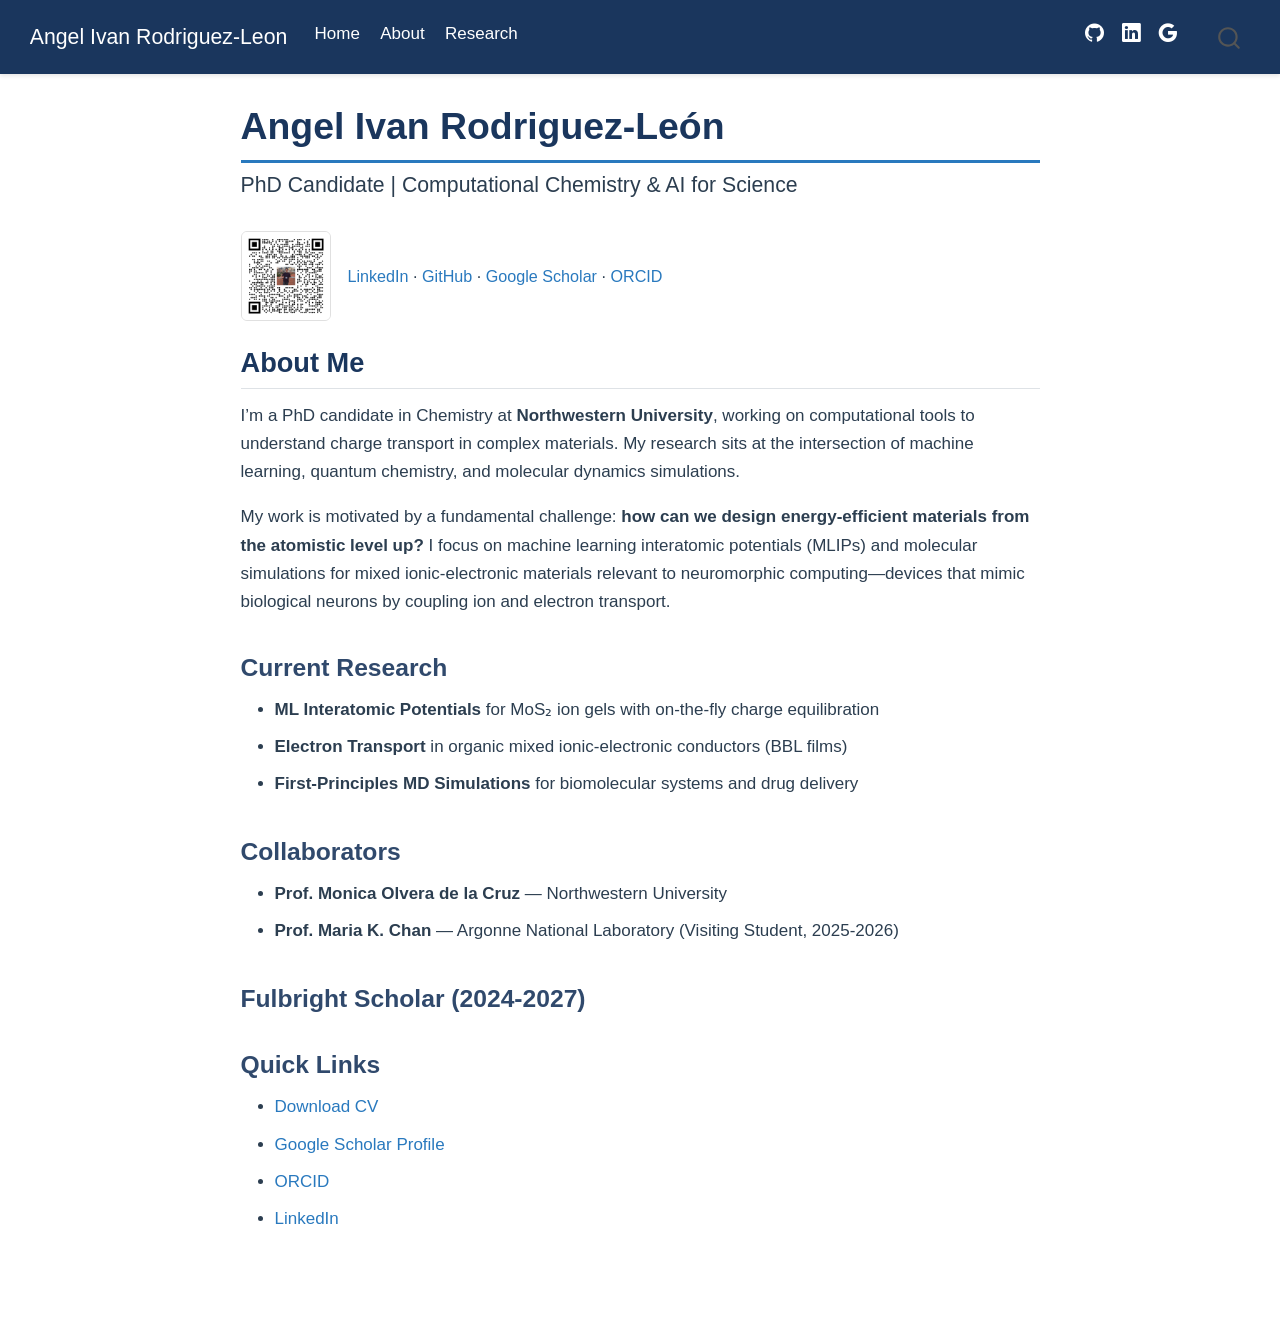
<file: docs/index.html>
<!DOCTYPE html>
<html xmlns="http://www.w3.org/1999/xhtml" lang="en" xml:lang="en"><head>

<meta charset="utf-8">
<meta name="generator" content="quarto-1.10.18">

<meta name="viewport" content="width=device-width, initial-scale=1.0, user-scalable=yes">


<title>Angel Ivan Rodriguez-León – Angel Ivan Rodriguez-Leon</title>
<style>
/* Default styles provided by pandoc.
** See https://pandoc.org/MANUAL.html#variables-for-html for config info.
*/
span.smallcaps{font-variant: small-caps;}
div.columns{display: flex; gap: 1.5em;}
div.column{flex: auto;}
@media screen {
div.columns{gap: min(4vw, 1.5em);}
div.column{overflow-x: auto;}
}
div.hanging-indent{margin-left: 1.5em; text-indent: -1.5em;}
ul.task-list{list-style: none;}
ul.task-list li input[type="checkbox"] {
  width: 0.8em;
  margin: 0 0.8em 0.2em -1em; /* quarto-specific, see https://github.com/quarto-dev/quarto-cli/issues/4556 */ 
  vertical-align: middle;
}
</style>


<script src="site_libs/quarto-nav/quarto-nav.js"></script>
<script src="site_libs/quarto-nav/headroom.min.js"></script>
<script src="site_libs/clipboard/clipboard.min.js"></script>
<script src="site_libs/quarto-search/autocomplete.umd.js"></script>
<script src="site_libs/quarto-search/fuse.min.js"></script>
<script src="site_libs/quarto-search/quarto-search.js"></script>
<meta name="quarto:offset" content="./">
<script src="site_libs/quarto-html/quarto.js" type="module"></script>
<script src="site_libs/quarto-html/tabsets/tabsets.js" type="module"></script>
<script src="site_libs/quarto-html/popper.min.js"></script>
<script src="site_libs/quarto-html/tippy.umd.min.js"></script>
<script src="site_libs/quarto-html/anchor.min.js"></script>
<link href="site_libs/quarto-html/tippy.css" rel="stylesheet">
<link href="site_libs/quarto-html/quarto-syntax-highlighting-64a204ab8560d761af7679ceaba22944.css" rel="stylesheet" id="quarto-text-highlighting-styles">
<script src="site_libs/bootstrap/bootstrap.min.js"></script>
<link href="site_libs/bootstrap/bootstrap-icons.css" rel="stylesheet">
<link href="site_libs/bootstrap/bootstrap-445b8638c3d06994fee0907d791121c4.min.css" rel="stylesheet" append-hash="true" id="quarto-bootstrap" data-mode="light">
<script id="quarto-search-options" type="application/json">{
  "location": "navbar",
  "copy-button": false,
  "collapse-after": 3,
  "panel-placement": "end",
  "type": "overlay",
  "limit": 50,
  "keyboard-shortcut": [
    "f",
    "/",
    "s"
  ],
  "show-item-context": false,
  "language": {
    "search-no-results-text": "No results",
    "search-matching-documents-text": "matching documents",
    "search-copy-link-title": "Copy link to search",
    "search-hide-matches-text": "Hide additional matches",
    "search-more-match-text": "more match in this document",
    "search-more-matches-text": "more matches in this document",
    "search-clear-button-title": "Clear",
    "search-text-placeholder": "",
    "search-detached-cancel-button-title": "Cancel",
    "search-submit-button-title": "Submit",
    "search-label": "Search"
  }
}</script>


<link rel="stylesheet" href="assets/style.css">
</head>

<body class="nav-fixed fullcontent quarto-light">

<div id="quarto-search-results"></div>
  <header id="quarto-header" class="headroom fixed-top">
    <nav class="navbar navbar-expand-lg " data-bs-theme="dark">
      <div class="navbar-container container-fluid">
      <div class="navbar-brand-container mx-auto">
    <a class="navbar-brand" href="./index.html">
    <span class="navbar-title">Angel Ivan Rodriguez-Leon</span>
    </a>
  </div>
            <div id="quarto-search" class="" title="Search"></div>
          <button class="navbar-toggler" type="button" data-bs-toggle="collapse" data-bs-target="#navbarCollapse" aria-controls="navbarCollapse" role="menu" aria-expanded="false" aria-label="Toggle navigation" onclick="if (window.quartoToggleHeadroom) { window.quartoToggleHeadroom(); }">
  <span class="navbar-toggler-icon"></span>
</button>
          <div class="collapse navbar-collapse" id="navbarCollapse">
            <ul class="navbar-nav navbar-nav-scroll me-auto">
  <li class="nav-item">
    <a class="nav-link active" href="./index.html" aria-current="page"> 
<span class="menu-text">Home</span></a>
  </li>  
  <li class="nav-item">
    <a class="nav-link" href="./about.html"> 
<span class="menu-text">About</span></a>
  </li>  
  <li class="nav-item">
    <a class="nav-link" href="./projects.html"> 
<span class="menu-text">Research</span></a>
  </li>  
</ul>
            <ul class="navbar-nav navbar-nav-scroll ms-auto">
  <li class="nav-item compact">
    <a class="nav-link" href="https://github.com/AIvanLeon"> <i class="bi bi-github" role="img">
</i> 
<span class="menu-text"></span></a>
  </li>  
  <li class="nav-item compact">
    <a class="nav-link" href="https://www.linkedin.com/in/i-leon"> <i class="bi bi-linkedin" role="img">
</i> 
<span class="menu-text"></span></a>
  </li>  
  <li class="nav-item compact">
    <a class="nav-link" href="https://scholar.google.com/citations?user=CCLgP_0AAAAJ&amp;hl=en"> <i class="bi bi-google" role="img">
</i> 
<span class="menu-text"></span></a>
  </li>  
  <li class="nav-item compact">
    <a class="nav-link" href="https://orcid.org/0009-0001-0630-9370"> <i class="bi bi-orcid" role="img">
</i> 
<span class="menu-text"></span></a>
  </li>  
</ul>
          </div> <!-- /navcollapse -->
            <div class="quarto-navbar-tools">
</div>
      </div> <!-- /container-fluid -->
    </nav>
</header>
<!-- content -->
<div id="quarto-content" class="quarto-container page-columns page-rows-contents page-layout-article page-navbar">
<!-- sidebar -->
<!-- margin-sidebar -->
    
<!-- main -->
<main class="content" id="quarto-document-content">

<header id="title-block-header" class="quarto-title-block default">
<div class="quarto-title">
<h1 class="title">Angel Ivan Rodriguez-León</h1>
<p class="subtitle lead">PhD Candidate | Computational Chemistry &amp; AI for Science</p>
</div>



<div class="quarto-title-meta">

    
  
    
  </div>
  


</header>


<div class="id-card">
<p><img src="assets/photos/gravatar-qr.png" class="id-qr img-fluid" alt="QR code to Gravatar profile"></p>
<p><a href="https://www.linkedin.com/in/i-leon">LinkedIn</a> · <a href="https://github.com/AIvanLeon">GitHub</a> · <a href="https://scholar.google.com/citations?user=CCLgP_0AAAAJ&amp;hl=en">Google Scholar</a> · <a href="https://orcid.org/0009-0001-0630-9370">ORCID</a></p>
</div>
<section id="about-me" class="level2">
<h2 class="anchored" data-anchor-id="about-me">About Me</h2>
<p>I’m a PhD candidate in Chemistry at <strong>Northwestern University</strong>, working on computational tools to understand charge transport in complex materials. My research sits at the intersection of machine learning, quantum chemistry, and molecular dynamics simulations.</p>
<p>My work is motivated by a fundamental challenge: <strong>how can we design energy-efficient materials from the atomistic level up?</strong> I focus on machine learning interatomic potentials (MLIPs) and molecular simulations for mixed ionic-electronic materials relevant to neuromorphic computing—devices that mimic biological neurons by coupling ion and electron transport.</p>
<section id="current-research" class="level3">
<h3 class="anchored" data-anchor-id="current-research">Current Research</h3>
<ul>
<li><strong>ML Interatomic Potentials</strong> for MoS₂ ion gels with on-the-fly charge equilibration</li>
<li><strong>Electron Transport</strong> in organic mixed ionic-electronic conductors (BBL films)</li>
<li><strong>First-Principles MD Simulations</strong> for biomolecular systems and drug delivery</li>
</ul>
</section>
<section id="collaborators" class="level3">
<h3 class="anchored" data-anchor-id="collaborators">Collaborators</h3>
<ul>
<li><strong>Prof.&nbsp;Monica Olvera de la Cruz</strong> — Northwestern University</li>
<li><strong>Prof.&nbsp;Maria K. Chan</strong> — Argonne National Laboratory (Visiting Student, 2025-2026)</li>
</ul>
</section>
<section id="fulbright-scholar-2024-2027" class="level3">
<h3 class="anchored" data-anchor-id="fulbright-scholar-2024-2027">Fulbright Scholar (2024-2027)</h3>
</section>
<section id="quick-links" class="level3">
<h3 class="anchored" data-anchor-id="quick-links">Quick Links</h3>
<ul>
<li><a href="assets/Resume_AIRL.pdf">Download CV</a></li>
<li><a href="https://scholar.google.com/citations?user=CCLgP_0AAAAJ&amp;hl=en">Google Scholar Profile</a></li>
<li><a href="https://orcid.org/0009-0001-0630-9370">ORCID</a></li>
<li><a href="https://www.linkedin.com/in/i-leon">LinkedIn</a></li>
</ul>


</section>
</section>

</main> <!-- /main -->
<script id="quarto-html-after-body" type="application/javascript">
  window.document.addEventListener("DOMContentLoaded", function (event) {
    const icon = "";
    const anchorJS = new window.AnchorJS();
    anchorJS.options = {
      placement: 'right',
      icon: icon
    };
    anchorJS.add('.anchored');
    const isCodeAnnotation = (el) => {
      for (const clz of el.classList) {
        if (clz.startsWith('code-annotation-')) {                     
          return true;
        }
      }
      return false;
    }
    const onCopySuccess = function(e) {
      // button target
      const button = e.trigger;
      // don't keep focus
      button.blur();
      // flash "checked"
      button.classList.add('code-copy-button-checked');
      var currentTitle = button.getAttribute("title");
      button.setAttribute("title", "Copied!");
      let tooltip;
      if (window.bootstrap) {
        button.setAttribute("data-bs-toggle", "tooltip");
        button.setAttribute("data-bs-placement", "left");
        button.setAttribute("data-bs-title", "Copied!");
        tooltip = new bootstrap.Tooltip(button, 
          { trigger: "manual", 
            customClass: "code-copy-button-tooltip",
            offset: [0, -8]});
        tooltip.show();    
      }
      setTimeout(function() {
        if (tooltip) {
          tooltip.hide();
          button.removeAttribute("data-bs-title");
          button.removeAttribute("data-bs-toggle");
          button.removeAttribute("data-bs-placement");
        }
        button.setAttribute("title", currentTitle);
        button.classList.remove('code-copy-button-checked');
      }, 1000);
      // clear code selection
      e.clearSelection();
    }
    const getTextToCopy = function(trigger) {
      const outerScaffold = trigger.parentElement.cloneNode(true);
      const codeEl = outerScaffold.querySelector('code');
      for (const childEl of codeEl.children) {
        if (isCodeAnnotation(childEl)) {
          childEl.remove();
        }
      }
      return codeEl.innerText;
    }
    const clipboard = new window.ClipboardJS('.code-copy-button:not([data-in-quarto-modal])', {
      text: getTextToCopy
    });
    clipboard.on('success', onCopySuccess);
    if (window.document.getElementById('quarto-embedded-source-code-modal')) {
      const clipboardModal = new window.ClipboardJS('.code-copy-button[data-in-quarto-modal]', {
        text: getTextToCopy,
        container: window.document.getElementById('quarto-embedded-source-code-modal')
      });
      clipboardModal.on('success', onCopySuccess);
    }
      var localhostRegex = new RegExp(/^(?:http|https):\/\/localhost\:?[0-9]*\//);
      var mailtoRegex = new RegExp(/^mailto:/);
        var filterRegex = new RegExp('/' + window.location.host + '/');
      var isInternal = (href) => {
          return filterRegex.test(href) || localhostRegex.test(href) || mailtoRegex.test(href);
      }
      // Inspect non-navigation links and adorn them if external
     var links = window.document.querySelectorAll('a[href]:not(.nav-link):not(.navbar-brand):not(.toc-action):not(.sidebar-link):not(.sidebar-item-toggle):not(.pagination-link):not(.no-external):not([aria-hidden]):not(.dropdown-item):not(.quarto-navigation-tool):not(.about-link)');
      for (var i=0; i<links.length; i++) {
        const link = links[i];
        if (!isInternal(link.href)) {
          // undo the damage that might have been done by quarto-nav.js in the case of
          // links that we want to consider external
          if (link.dataset.originalHref !== undefined) {
            link.href = link.dataset.originalHref;
          }
        }
      }
    function tippyHover(el, contentFn, onTriggerFn, onUntriggerFn) {
      const config = {
        allowHTML: true,
        maxWidth: 500,
        delay: 100,
        arrow: false,
        appendTo: function(el) {
            return el.parentElement;
        },
        interactive: true,
        interactiveBorder: 10,
        theme: 'quarto',
        placement: 'bottom-start',
      };
      if (contentFn) {
        config.content = contentFn;
      }
      if (onTriggerFn) {
        config.onTrigger = onTriggerFn;
      }
      if (onUntriggerFn) {
        config.onUntrigger = onUntriggerFn;
      }
      window.tippy(el, config); 
    }
    const noterefs = window.document.querySelectorAll('a[role="doc-noteref"]');
    for (var i=0; i<noterefs.length; i++) {
      const ref = noterefs[i];
      tippyHover(ref, function() {
        // use id or data attribute instead here
        let href = ref.getAttribute('data-footnote-href') || ref.getAttribute('href');
        try { href = new URL(href).hash; } catch {}
        const id = href.replace(/^#\/?/, "");
        const note = window.document.getElementById(id);
        if (note) {
          return note.innerHTML;
        } else {
          return "";
        }
      });
    }
    const xrefs = window.document.querySelectorAll('a.quarto-xref');
    const processXRef = (id, note) => {
      // Strip column container classes
      const stripColumnClz = (el) => {
        el.classList.remove("page-full", "page-columns");
        if (el.children) {
          for (const child of el.children) {
            stripColumnClz(child);
          }
        }
      }
      stripColumnClz(note)
      if (id === null || id.startsWith('sec-')) {
        // Special case sections, only their first couple elements
        const container = document.createElement("div");
        if (note.children && note.children.length > 2) {
          container.appendChild(note.children[0].cloneNode(true));
          for (let i = 1; i < note.children.length; i++) {
            const child = note.children[i];
            if (child.tagName === "P" && child.innerText === "") {
              continue;
            } else {
              container.appendChild(child.cloneNode(true));
              break;
            }
          }
          if (window.Quarto?.typesetMath) {
            window.Quarto.typesetMath(container);
          }
          return container.innerHTML
        } else {
          if (window.Quarto?.typesetMath) {
            window.Quarto.typesetMath(note);
          }
          return note.innerHTML;
        }
      } else {
        // Remove any anchor links if they are present
        const anchorLink = note.querySelector('a.anchorjs-link');
        if (anchorLink) {
          anchorLink.remove();
        }
        if (window.Quarto?.typesetMath) {
          window.Quarto.typesetMath(note);
        }
        if (note.classList.contains("callout")) {
          return note.outerHTML;
        } else {
          return note.innerHTML;
        }
      }
    }
    for (var i=0; i<xrefs.length; i++) {
      const xref = xrefs[i];
      tippyHover(xref, undefined, function(instance) {
        instance.disable();
        let url = xref.getAttribute('href');
        let hash = undefined; 
        if (url.startsWith('#')) {
          hash = url;
        } else {
          try { hash = new URL(url).hash; } catch {}
        }
        if (hash) {
          const id = hash.replace(/^#\/?/, "");
          const note = window.document.getElementById(id);
          if (note !== null) {
            try {
              const html = processXRef(id, note.cloneNode(true));
              instance.setContent(html);
            } finally {
              instance.enable();
              instance.show();
            }
          } else {
            // See if we can fetch this
            fetch(url.split('#')[0])
            .then(res => res.text())
            .then(html => {
              const parser = new DOMParser();
              const htmlDoc = parser.parseFromString(html, "text/html");
              const note = htmlDoc.getElementById(id);
              if (note !== null) {
                const html = processXRef(id, note);
                instance.setContent(html);
              } 
            }).finally(() => {
              instance.enable();
              instance.show();
            });
          }
        } else {
          // See if we can fetch a full url (with no hash to target)
          // This is a special case and we should probably do some content thinning / targeting
          fetch(url)
          .then(res => res.text())
          .then(html => {
            const parser = new DOMParser();
            const htmlDoc = parser.parseFromString(html, "text/html");
            const note = htmlDoc.querySelector('main.content');
            if (note !== null) {
              // This should only happen for chapter cross references
              // (since there is no id in the URL)
              // remove the first header
              if (note.children.length > 0 && note.children[0].tagName === "HEADER") {
                note.children[0].remove();
              }
              const html = processXRef(null, note);
              instance.setContent(html);
            } 
          }).finally(() => {
            instance.enable();
            instance.show();
          });
        }
      }, function(instance) {
      });
    }
        let selectedAnnoteEl;
        const selectorForAnnotation = ( cell, annotation) => {
          let cellAttr = 'data-code-cell="' + cell + '"';
          let lineAttr = 'data-code-annotation="' +  annotation + '"';
          const selector = 'span[' + cellAttr + '][' + lineAttr + ']';
          return selector;
        }
        const selectCodeLines = (annoteEl) => {
          const doc = window.document;
          const targetCell = annoteEl.getAttribute("data-target-cell");
          const targetAnnotation = annoteEl.getAttribute("data-target-annotation");
          const annoteSpan = window.document.querySelector(selectorForAnnotation(targetCell, targetAnnotation));
          const lines = annoteSpan.getAttribute("data-code-lines").split(",");
          const lineIds = lines.map((line) => {
            return targetCell + "-" + line;
          })
          let top = null;
          let height = null;
          let parent = null;
          if (lineIds.length > 0) {
              //compute the position of the single el (top and bottom and make a div)
              const el = window.document.getElementById(lineIds[0]);
              top = el.offsetTop;
              height = el.offsetHeight;
              parent = el.parentElement.parentElement;
            if (lineIds.length > 1) {
              const lastEl = window.document.getElementById(lineIds[lineIds.length - 1]);
              const bottom = lastEl.offsetTop + lastEl.offsetHeight;
              height = bottom - top;
            }
            if (top !== null && height !== null && parent !== null) {
              // cook up a div (if necessary) and position it 
              let div = window.document.getElementById("code-annotation-line-highlight");
              if (div === null) {
                div = window.document.createElement("div");
                div.setAttribute("id", "code-annotation-line-highlight");
                div.style.position = 'absolute';
                parent.appendChild(div);
              }
              div.style.top = top - 2 + "px";
              div.style.height = height + 4 + "px";
              div.style.left = 0;
              let gutterDiv = window.document.getElementById("code-annotation-line-highlight-gutter");
              if (gutterDiv === null) {
                gutterDiv = window.document.createElement("div");
                gutterDiv.setAttribute("id", "code-annotation-line-highlight-gutter");
                gutterDiv.style.position = 'absolute';
                const codeCell = window.document.getElementById(targetCell);
                const gutter = codeCell.querySelector('.code-annotation-gutter');
                gutter.appendChild(gutterDiv);
              }
              gutterDiv.style.top = top - 2 + "px";
              gutterDiv.style.height = height + 4 + "px";
            }
            selectedAnnoteEl = annoteEl;
          }
        };
        const unselectCodeLines = () => {
          const elementsIds = ["code-annotation-line-highlight", "code-annotation-line-highlight-gutter"];
          elementsIds.forEach((elId) => {
            const div = window.document.getElementById(elId);
            if (div) {
              div.remove();
            }
          });
          selectedAnnoteEl = undefined;
        };
          // Handle positioning of the toggle
      window.addEventListener(
        "resize",
        throttle(() => {
          elRect = undefined;
          if (selectedAnnoteEl) {
            selectCodeLines(selectedAnnoteEl);
          }
        }, 10)
      );
      function throttle(fn, ms) {
      let throttle = false;
      let timer;
        return (...args) => {
          if(!throttle) { // first call gets through
              fn.apply(this, args);
              throttle = true;
          } else { // all the others get throttled
              if(timer) clearTimeout(timer); // cancel #2
              timer = setTimeout(() => {
                fn.apply(this, args);
                timer = throttle = false;
              }, ms);
          }
        };
      }
        // Attach click handler to the DT
        const annoteDls = window.document.querySelectorAll('dt[data-target-cell]');
        for (const annoteDlNode of annoteDls) {
          annoteDlNode.addEventListener('click', (event) => {
            const clickedEl = event.target;
            if (clickedEl !== selectedAnnoteEl) {
              unselectCodeLines();
              const activeEl = window.document.querySelector('dt[data-target-cell].code-annotation-active');
              if (activeEl) {
                activeEl.classList.remove('code-annotation-active');
              }
              selectCodeLines(clickedEl);
              clickedEl.classList.add('code-annotation-active');
            } else {
              // Unselect the line
              unselectCodeLines();
              clickedEl.classList.remove('code-annotation-active');
            }
          });
        }
    const findCites = (el) => {
      const parentEl = el.parentElement;
      if (parentEl) {
        const cites = parentEl.dataset.cites;
        if (cites) {
          return {
            el,
            cites: cites.split(' ')
          };
        } else {
          return findCites(el.parentElement)
        }
      } else {
        return undefined;
      }
    };
    var bibliorefs = window.document.querySelectorAll('a[role="doc-biblioref"]');
    for (var i=0; i<bibliorefs.length; i++) {
      const ref = bibliorefs[i];
      const citeInfo = findCites(ref);
      if (citeInfo) {
        tippyHover(citeInfo.el, function() {
          var popup = window.document.createElement('div');
          citeInfo.cites.forEach(function(cite) {
            var citeDiv = window.document.createElement('div');
            citeDiv.classList.add('hanging-indent');
            citeDiv.classList.add('csl-entry');
            var biblioDiv = window.document.getElementById('ref-' + cite);
            if (biblioDiv) {
              citeDiv.innerHTML = biblioDiv.innerHTML;
            }
            popup.appendChild(citeDiv);
          });
          return popup.innerHTML;
        });
      }
    }
  });
  </script>
</div> <!-- /content -->




</body></html>
</file>
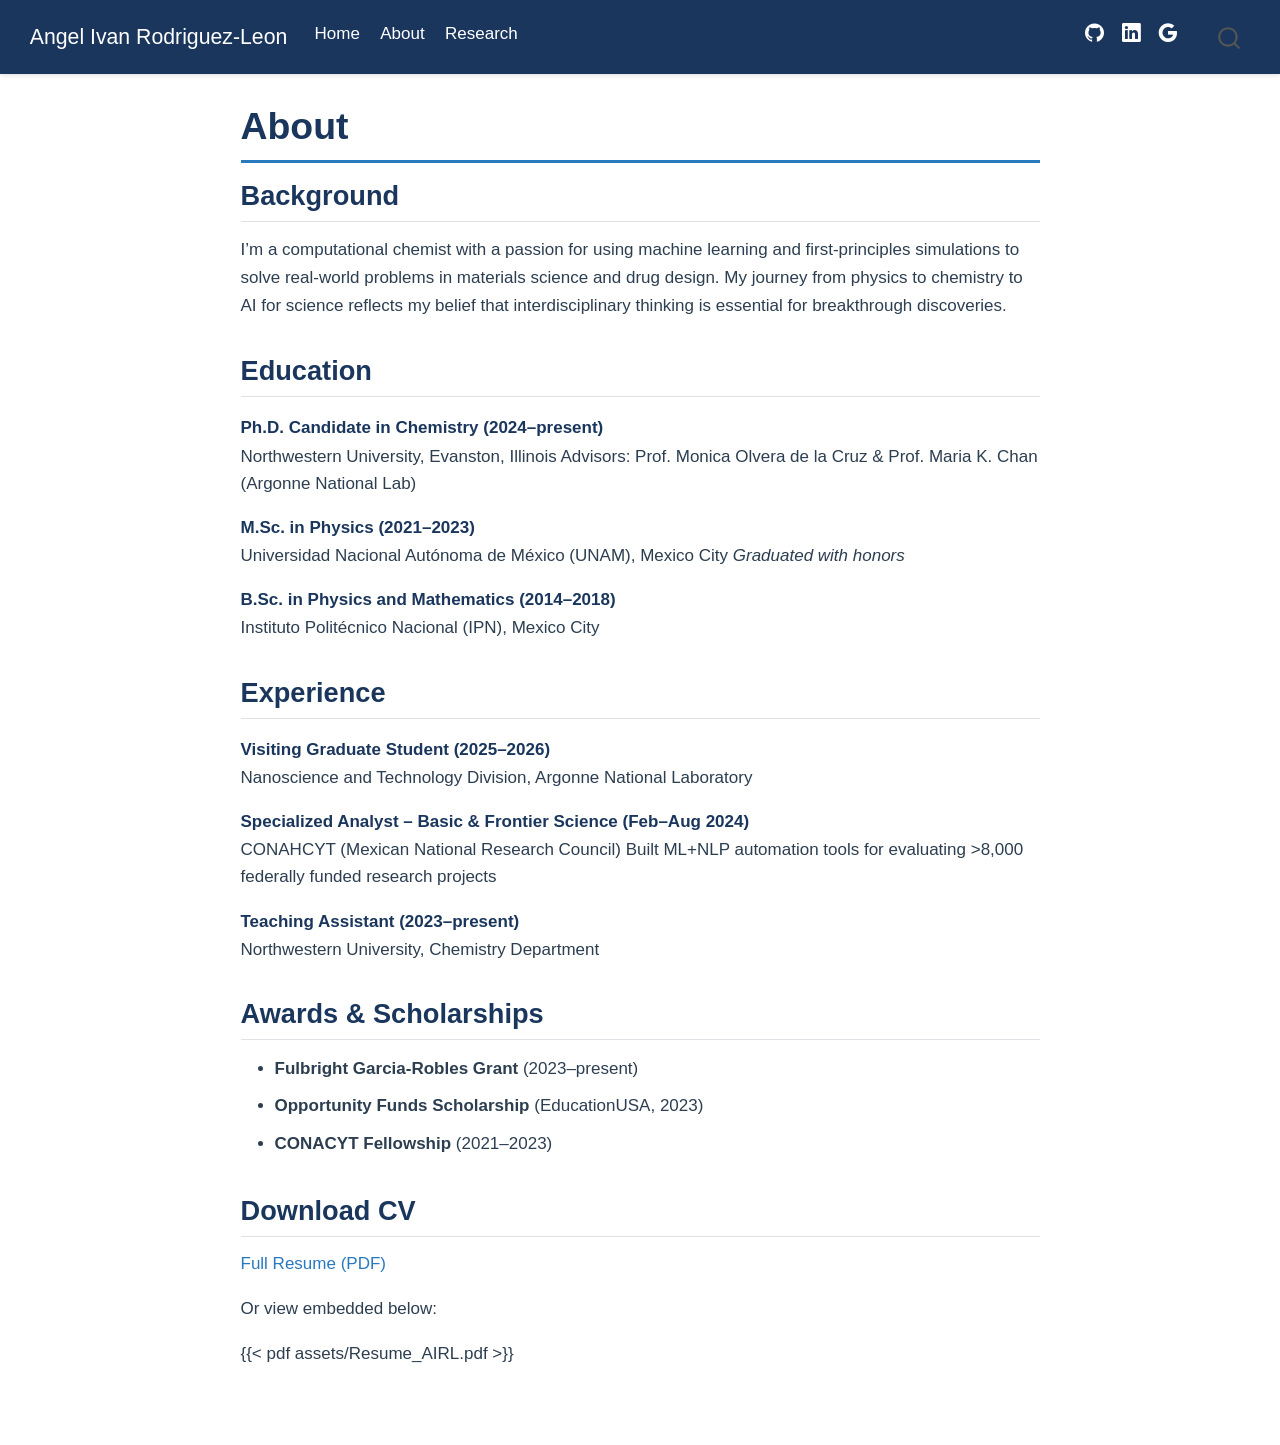
<file: docs/about.html>
<!DOCTYPE html>
<html xmlns="http://www.w3.org/1999/xhtml" lang="en" xml:lang="en"><head>

<meta charset="utf-8">
<meta name="generator" content="quarto-1.10.18">

<meta name="viewport" content="width=device-width, initial-scale=1.0, user-scalable=yes">


<title>About – Angel Ivan Rodriguez-Leon</title>
<style>
/* Default styles provided by pandoc.
** See https://pandoc.org/MANUAL.html#variables-for-html for config info.
*/
span.smallcaps{font-variant: small-caps;}
div.columns{display: flex; gap: 1.5em;}
div.column{flex: auto;}
@media screen {
div.columns{gap: min(4vw, 1.5em);}
div.column{overflow-x: auto;}
}
div.hanging-indent{margin-left: 1.5em; text-indent: -1.5em;}
ul.task-list{list-style: none;}
ul.task-list li input[type="checkbox"] {
  width: 0.8em;
  margin: 0 0.8em 0.2em -1em; /* quarto-specific, see https://github.com/quarto-dev/quarto-cli/issues/4556 */ 
  vertical-align: middle;
}
</style>


<script src="site_libs/quarto-nav/quarto-nav.js"></script>
<script src="site_libs/quarto-nav/headroom.min.js"></script>
<script src="site_libs/clipboard/clipboard.min.js"></script>
<script src="site_libs/quarto-search/autocomplete.umd.js"></script>
<script src="site_libs/quarto-search/fuse.min.js"></script>
<script src="site_libs/quarto-search/quarto-search.js"></script>
<meta name="quarto:offset" content="./">
<script src="site_libs/quarto-html/quarto.js" type="module"></script>
<script src="site_libs/quarto-html/tabsets/tabsets.js" type="module"></script>
<script src="site_libs/quarto-html/popper.min.js"></script>
<script src="site_libs/quarto-html/tippy.umd.min.js"></script>
<script src="site_libs/quarto-html/anchor.min.js"></script>
<link href="site_libs/quarto-html/tippy.css" rel="stylesheet">
<link href="site_libs/quarto-html/quarto-syntax-highlighting-64a204ab8560d761af7679ceaba22944.css" rel="stylesheet" id="quarto-text-highlighting-styles">
<script src="site_libs/bootstrap/bootstrap.min.js"></script>
<link href="site_libs/bootstrap/bootstrap-icons.css" rel="stylesheet">
<link href="site_libs/bootstrap/bootstrap-445b8638c3d06994fee0907d791121c4.min.css" rel="stylesheet" append-hash="true" id="quarto-bootstrap" data-mode="light">
<script id="quarto-search-options" type="application/json">{
  "location": "navbar",
  "copy-button": false,
  "collapse-after": 3,
  "panel-placement": "end",
  "type": "overlay",
  "limit": 50,
  "keyboard-shortcut": [
    "f",
    "/",
    "s"
  ],
  "show-item-context": false,
  "language": {
    "search-no-results-text": "No results",
    "search-matching-documents-text": "matching documents",
    "search-copy-link-title": "Copy link to search",
    "search-hide-matches-text": "Hide additional matches",
    "search-more-match-text": "more match in this document",
    "search-more-matches-text": "more matches in this document",
    "search-clear-button-title": "Clear",
    "search-text-placeholder": "",
    "search-detached-cancel-button-title": "Cancel",
    "search-submit-button-title": "Submit",
    "search-label": "Search"
  }
}</script>


<link rel="stylesheet" href="assets/style.css">
</head>

<body class="nav-fixed fullcontent quarto-light">

<div id="quarto-search-results"></div>
  <header id="quarto-header" class="headroom fixed-top">
    <nav class="navbar navbar-expand-lg " data-bs-theme="dark">
      <div class="navbar-container container-fluid">
      <div class="navbar-brand-container mx-auto">
    <a class="navbar-brand" href="./index.html">
    <span class="navbar-title">Angel Ivan Rodriguez-Leon</span>
    </a>
  </div>
            <div id="quarto-search" class="" title="Search"></div>
          <button class="navbar-toggler" type="button" data-bs-toggle="collapse" data-bs-target="#navbarCollapse" aria-controls="navbarCollapse" role="menu" aria-expanded="false" aria-label="Toggle navigation" onclick="if (window.quartoToggleHeadroom) { window.quartoToggleHeadroom(); }">
  <span class="navbar-toggler-icon"></span>
</button>
          <div class="collapse navbar-collapse" id="navbarCollapse">
            <ul class="navbar-nav navbar-nav-scroll me-auto">
  <li class="nav-item">
    <a class="nav-link" href="./index.html"> 
<span class="menu-text">Home</span></a>
  </li>  
  <li class="nav-item">
    <a class="nav-link active" href="./about.html" aria-current="page"> 
<span class="menu-text">About</span></a>
  </li>  
  <li class="nav-item">
    <a class="nav-link" href="./projects.html"> 
<span class="menu-text">Research</span></a>
  </li>  
</ul>
            <ul class="navbar-nav navbar-nav-scroll ms-auto">
  <li class="nav-item compact">
    <a class="nav-link" href="https://github.com/AIvanLeon"> <i class="bi bi-github" role="img">
</i> 
<span class="menu-text"></span></a>
  </li>  
  <li class="nav-item compact">
    <a class="nav-link" href="https://www.linkedin.com/in/i-leon"> <i class="bi bi-linkedin" role="img">
</i> 
<span class="menu-text"></span></a>
  </li>  
  <li class="nav-item compact">
    <a class="nav-link" href="https://scholar.google.com/citations?user=CCLgP_0AAAAJ&amp;hl=en"> <i class="bi bi-google" role="img">
</i> 
<span class="menu-text"></span></a>
  </li>  
  <li class="nav-item compact">
    <a class="nav-link" href="https://orcid.org/0009-0001-0630-9370"> <i class="bi bi-orcid" role="img">
</i> 
<span class="menu-text"></span></a>
  </li>  
</ul>
          </div> <!-- /navcollapse -->
            <div class="quarto-navbar-tools">
</div>
      </div> <!-- /container-fluid -->
    </nav>
</header>
<!-- content -->
<div id="quarto-content" class="quarto-container page-columns page-rows-contents page-layout-article page-navbar">
<!-- sidebar -->
<!-- margin-sidebar -->
    
<!-- main -->
<main class="content" id="quarto-document-content">

<header id="title-block-header" class="quarto-title-block default">
<div class="quarto-title">
<h1 class="title">About</h1>
</div>



<div class="quarto-title-meta">

    
  
    
  </div>
  


</header>


<section id="background" class="level2">
<h2 class="anchored" data-anchor-id="background">Background</h2>
<p>I’m a computational chemist with a passion for using machine learning and first-principles simulations to solve real-world problems in materials science and drug design. My journey from physics to chemistry to AI for science reflects my belief that interdisciplinary thinking is essential for breakthrough discoveries.</p>
</section>
<section id="education" class="level2">
<h2 class="anchored" data-anchor-id="education">Education</h2>
<dl>
<dt><strong>Ph.D.&nbsp;Candidate in Chemistry</strong> (2024–present)</dt>
<dd>
Northwestern University, Evanston, Illinois Advisors: Prof.&nbsp;Monica Olvera de la Cruz &amp; Prof.&nbsp;Maria K. Chan (Argonne National Lab)
</dd>
<dt><strong>M.Sc. in Physics</strong> (2021–2023)</dt>
<dd>
Universidad Nacional Autónoma de México (UNAM), Mexico City <em>Graduated with honors</em>
</dd>
<dt><strong>B.Sc. in Physics and Mathematics</strong> (2014–2018)</dt>
<dd>
Instituto Politécnico Nacional (IPN), Mexico City
</dd>
</dl>
</section>
<section id="experience" class="level2">
<h2 class="anchored" data-anchor-id="experience">Experience</h2>
<dl>
<dt><strong>Visiting Graduate Student</strong> (2025–2026)</dt>
<dd>
Nanoscience and Technology Division, Argonne National Laboratory
</dd>
<dt><strong>Specialized Analyst – Basic &amp; Frontier Science</strong> (Feb–Aug 2024)</dt>
<dd>
CONAHCYT (Mexican National Research Council) Built ML+NLP automation tools for evaluating &gt;8,000 federally funded research projects
</dd>
<dt><strong>Teaching Assistant</strong> (2023–present)</dt>
<dd>
Northwestern University, Chemistry Department
</dd>
</dl>
</section>
<section id="awards-scholarships" class="level2">
<h2 class="anchored" data-anchor-id="awards-scholarships">Awards &amp; Scholarships</h2>
<ul>
<li><strong>Fulbright Garcia-Robles Grant</strong> (2023–present)</li>
<li><strong>Opportunity Funds Scholarship</strong> (EducationUSA, 2023)</li>
<li><strong>CONACYT Fellowship</strong> (2021–2023)</li>
</ul>
</section>
<section id="download-cv" class="level2">
<h2 class="anchored" data-anchor-id="download-cv">Download CV</h2>
<p><a href="assets/Resume_AIRL.pdf">Full Resume (PDF)</a></p>
<p>Or view embedded below:</p>
{{&lt; pdf assets/Resume_AIRL.pdf &gt;}}


</section>

</main> <!-- /main -->
<script id="quarto-html-after-body" type="application/javascript">
  window.document.addEventListener("DOMContentLoaded", function (event) {
    const icon = "";
    const anchorJS = new window.AnchorJS();
    anchorJS.options = {
      placement: 'right',
      icon: icon
    };
    anchorJS.add('.anchored');
    const isCodeAnnotation = (el) => {
      for (const clz of el.classList) {
        if (clz.startsWith('code-annotation-')) {                     
          return true;
        }
      }
      return false;
    }
    const onCopySuccess = function(e) {
      // button target
      const button = e.trigger;
      // don't keep focus
      button.blur();
      // flash "checked"
      button.classList.add('code-copy-button-checked');
      var currentTitle = button.getAttribute("title");
      button.setAttribute("title", "Copied!");
      let tooltip;
      if (window.bootstrap) {
        button.setAttribute("data-bs-toggle", "tooltip");
        button.setAttribute("data-bs-placement", "left");
        button.setAttribute("data-bs-title", "Copied!");
        tooltip = new bootstrap.Tooltip(button, 
          { trigger: "manual", 
            customClass: "code-copy-button-tooltip",
            offset: [0, -8]});
        tooltip.show();    
      }
      setTimeout(function() {
        if (tooltip) {
          tooltip.hide();
          button.removeAttribute("data-bs-title");
          button.removeAttribute("data-bs-toggle");
          button.removeAttribute("data-bs-placement");
        }
        button.setAttribute("title", currentTitle);
        button.classList.remove('code-copy-button-checked');
      }, 1000);
      // clear code selection
      e.clearSelection();
    }
    const getTextToCopy = function(trigger) {
      const outerScaffold = trigger.parentElement.cloneNode(true);
      const codeEl = outerScaffold.querySelector('code');
      for (const childEl of codeEl.children) {
        if (isCodeAnnotation(childEl)) {
          childEl.remove();
        }
      }
      return codeEl.innerText;
    }
    const clipboard = new window.ClipboardJS('.code-copy-button:not([data-in-quarto-modal])', {
      text: getTextToCopy
    });
    clipboard.on('success', onCopySuccess);
    if (window.document.getElementById('quarto-embedded-source-code-modal')) {
      const clipboardModal = new window.ClipboardJS('.code-copy-button[data-in-quarto-modal]', {
        text: getTextToCopy,
        container: window.document.getElementById('quarto-embedded-source-code-modal')
      });
      clipboardModal.on('success', onCopySuccess);
    }
      var localhostRegex = new RegExp(/^(?:http|https):\/\/localhost\:?[0-9]*\//);
      var mailtoRegex = new RegExp(/^mailto:/);
        var filterRegex = new RegExp('/' + window.location.host + '/');
      var isInternal = (href) => {
          return filterRegex.test(href) || localhostRegex.test(href) || mailtoRegex.test(href);
      }
      // Inspect non-navigation links and adorn them if external
     var links = window.document.querySelectorAll('a[href]:not(.nav-link):not(.navbar-brand):not(.toc-action):not(.sidebar-link):not(.sidebar-item-toggle):not(.pagination-link):not(.no-external):not([aria-hidden]):not(.dropdown-item):not(.quarto-navigation-tool):not(.about-link)');
      for (var i=0; i<links.length; i++) {
        const link = links[i];
        if (!isInternal(link.href)) {
          // undo the damage that might have been done by quarto-nav.js in the case of
          // links that we want to consider external
          if (link.dataset.originalHref !== undefined) {
            link.href = link.dataset.originalHref;
          }
        }
      }
    function tippyHover(el, contentFn, onTriggerFn, onUntriggerFn) {
      const config = {
        allowHTML: true,
        maxWidth: 500,
        delay: 100,
        arrow: false,
        appendTo: function(el) {
            return el.parentElement;
        },
        interactive: true,
        interactiveBorder: 10,
        theme: 'quarto',
        placement: 'bottom-start',
      };
      if (contentFn) {
        config.content = contentFn;
      }
      if (onTriggerFn) {
        config.onTrigger = onTriggerFn;
      }
      if (onUntriggerFn) {
        config.onUntrigger = onUntriggerFn;
      }
      window.tippy(el, config); 
    }
    const noterefs = window.document.querySelectorAll('a[role="doc-noteref"]');
    for (var i=0; i<noterefs.length; i++) {
      const ref = noterefs[i];
      tippyHover(ref, function() {
        // use id or data attribute instead here
        let href = ref.getAttribute('data-footnote-href') || ref.getAttribute('href');
        try { href = new URL(href).hash; } catch {}
        const id = href.replace(/^#\/?/, "");
        const note = window.document.getElementById(id);
        if (note) {
          return note.innerHTML;
        } else {
          return "";
        }
      });
    }
    const xrefs = window.document.querySelectorAll('a.quarto-xref');
    const processXRef = (id, note) => {
      // Strip column container classes
      const stripColumnClz = (el) => {
        el.classList.remove("page-full", "page-columns");
        if (el.children) {
          for (const child of el.children) {
            stripColumnClz(child);
          }
        }
      }
      stripColumnClz(note)
      if (id === null || id.startsWith('sec-')) {
        // Special case sections, only their first couple elements
        const container = document.createElement("div");
        if (note.children && note.children.length > 2) {
          container.appendChild(note.children[0].cloneNode(true));
          for (let i = 1; i < note.children.length; i++) {
            const child = note.children[i];
            if (child.tagName === "P" && child.innerText === "") {
              continue;
            } else {
              container.appendChild(child.cloneNode(true));
              break;
            }
          }
          if (window.Quarto?.typesetMath) {
            window.Quarto.typesetMath(container);
          }
          return container.innerHTML
        } else {
          if (window.Quarto?.typesetMath) {
            window.Quarto.typesetMath(note);
          }
          return note.innerHTML;
        }
      } else {
        // Remove any anchor links if they are present
        const anchorLink = note.querySelector('a.anchorjs-link');
        if (anchorLink) {
          anchorLink.remove();
        }
        if (window.Quarto?.typesetMath) {
          window.Quarto.typesetMath(note);
        }
        if (note.classList.contains("callout")) {
          return note.outerHTML;
        } else {
          return note.innerHTML;
        }
      }
    }
    for (var i=0; i<xrefs.length; i++) {
      const xref = xrefs[i];
      tippyHover(xref, undefined, function(instance) {
        instance.disable();
        let url = xref.getAttribute('href');
        let hash = undefined; 
        if (url.startsWith('#')) {
          hash = url;
        } else {
          try { hash = new URL(url).hash; } catch {}
        }
        if (hash) {
          const id = hash.replace(/^#\/?/, "");
          const note = window.document.getElementById(id);
          if (note !== null) {
            try {
              const html = processXRef(id, note.cloneNode(true));
              instance.setContent(html);
            } finally {
              instance.enable();
              instance.show();
            }
          } else {
            // See if we can fetch this
            fetch(url.split('#')[0])
            .then(res => res.text())
            .then(html => {
              const parser = new DOMParser();
              const htmlDoc = parser.parseFromString(html, "text/html");
              const note = htmlDoc.getElementById(id);
              if (note !== null) {
                const html = processXRef(id, note);
                instance.setContent(html);
              } 
            }).finally(() => {
              instance.enable();
              instance.show();
            });
          }
        } else {
          // See if we can fetch a full url (with no hash to target)
          // This is a special case and we should probably do some content thinning / targeting
          fetch(url)
          .then(res => res.text())
          .then(html => {
            const parser = new DOMParser();
            const htmlDoc = parser.parseFromString(html, "text/html");
            const note = htmlDoc.querySelector('main.content');
            if (note !== null) {
              // This should only happen for chapter cross references
              // (since there is no id in the URL)
              // remove the first header
              if (note.children.length > 0 && note.children[0].tagName === "HEADER") {
                note.children[0].remove();
              }
              const html = processXRef(null, note);
              instance.setContent(html);
            } 
          }).finally(() => {
            instance.enable();
            instance.show();
          });
        }
      }, function(instance) {
      });
    }
        let selectedAnnoteEl;
        const selectorForAnnotation = ( cell, annotation) => {
          let cellAttr = 'data-code-cell="' + cell + '"';
          let lineAttr = 'data-code-annotation="' +  annotation + '"';
          const selector = 'span[' + cellAttr + '][' + lineAttr + ']';
          return selector;
        }
        const selectCodeLines = (annoteEl) => {
          const doc = window.document;
          const targetCell = annoteEl.getAttribute("data-target-cell");
          const targetAnnotation = annoteEl.getAttribute("data-target-annotation");
          const annoteSpan = window.document.querySelector(selectorForAnnotation(targetCell, targetAnnotation));
          const lines = annoteSpan.getAttribute("data-code-lines").split(",");
          const lineIds = lines.map((line) => {
            return targetCell + "-" + line;
          })
          let top = null;
          let height = null;
          let parent = null;
          if (lineIds.length > 0) {
              //compute the position of the single el (top and bottom and make a div)
              const el = window.document.getElementById(lineIds[0]);
              top = el.offsetTop;
              height = el.offsetHeight;
              parent = el.parentElement.parentElement;
            if (lineIds.length > 1) {
              const lastEl = window.document.getElementById(lineIds[lineIds.length - 1]);
              const bottom = lastEl.offsetTop + lastEl.offsetHeight;
              height = bottom - top;
            }
            if (top !== null && height !== null && parent !== null) {
              // cook up a div (if necessary) and position it 
              let div = window.document.getElementById("code-annotation-line-highlight");
              if (div === null) {
                div = window.document.createElement("div");
                div.setAttribute("id", "code-annotation-line-highlight");
                div.style.position = 'absolute';
                parent.appendChild(div);
              }
              div.style.top = top - 2 + "px";
              div.style.height = height + 4 + "px";
              div.style.left = 0;
              let gutterDiv = window.document.getElementById("code-annotation-line-highlight-gutter");
              if (gutterDiv === null) {
                gutterDiv = window.document.createElement("div");
                gutterDiv.setAttribute("id", "code-annotation-line-highlight-gutter");
                gutterDiv.style.position = 'absolute';
                const codeCell = window.document.getElementById(targetCell);
                const gutter = codeCell.querySelector('.code-annotation-gutter');
                gutter.appendChild(gutterDiv);
              }
              gutterDiv.style.top = top - 2 + "px";
              gutterDiv.style.height = height + 4 + "px";
            }
            selectedAnnoteEl = annoteEl;
          }
        };
        const unselectCodeLines = () => {
          const elementsIds = ["code-annotation-line-highlight", "code-annotation-line-highlight-gutter"];
          elementsIds.forEach((elId) => {
            const div = window.document.getElementById(elId);
            if (div) {
              div.remove();
            }
          });
          selectedAnnoteEl = undefined;
        };
          // Handle positioning of the toggle
      window.addEventListener(
        "resize",
        throttle(() => {
          elRect = undefined;
          if (selectedAnnoteEl) {
            selectCodeLines(selectedAnnoteEl);
          }
        }, 10)
      );
      function throttle(fn, ms) {
      let throttle = false;
      let timer;
        return (...args) => {
          if(!throttle) { // first call gets through
              fn.apply(this, args);
              throttle = true;
          } else { // all the others get throttled
              if(timer) clearTimeout(timer); // cancel #2
              timer = setTimeout(() => {
                fn.apply(this, args);
                timer = throttle = false;
              }, ms);
          }
        };
      }
        // Attach click handler to the DT
        const annoteDls = window.document.querySelectorAll('dt[data-target-cell]');
        for (const annoteDlNode of annoteDls) {
          annoteDlNode.addEventListener('click', (event) => {
            const clickedEl = event.target;
            if (clickedEl !== selectedAnnoteEl) {
              unselectCodeLines();
              const activeEl = window.document.querySelector('dt[data-target-cell].code-annotation-active');
              if (activeEl) {
                activeEl.classList.remove('code-annotation-active');
              }
              selectCodeLines(clickedEl);
              clickedEl.classList.add('code-annotation-active');
            } else {
              // Unselect the line
              unselectCodeLines();
              clickedEl.classList.remove('code-annotation-active');
            }
          });
        }
    const findCites = (el) => {
      const parentEl = el.parentElement;
      if (parentEl) {
        const cites = parentEl.dataset.cites;
        if (cites) {
          return {
            el,
            cites: cites.split(' ')
          };
        } else {
          return findCites(el.parentElement)
        }
      } else {
        return undefined;
      }
    };
    var bibliorefs = window.document.querySelectorAll('a[role="doc-biblioref"]');
    for (var i=0; i<bibliorefs.length; i++) {
      const ref = bibliorefs[i];
      const citeInfo = findCites(ref);
      if (citeInfo) {
        tippyHover(citeInfo.el, function() {
          var popup = window.document.createElement('div');
          citeInfo.cites.forEach(function(cite) {
            var citeDiv = window.document.createElement('div');
            citeDiv.classList.add('hanging-indent');
            citeDiv.classList.add('csl-entry');
            var biblioDiv = window.document.getElementById('ref-' + cite);
            if (biblioDiv) {
              citeDiv.innerHTML = biblioDiv.innerHTML;
            }
            popup.appendChild(citeDiv);
          });
          return popup.innerHTML;
        });
      }
    }
  });
  </script>
</div> <!-- /content -->




</body></html>
</file>
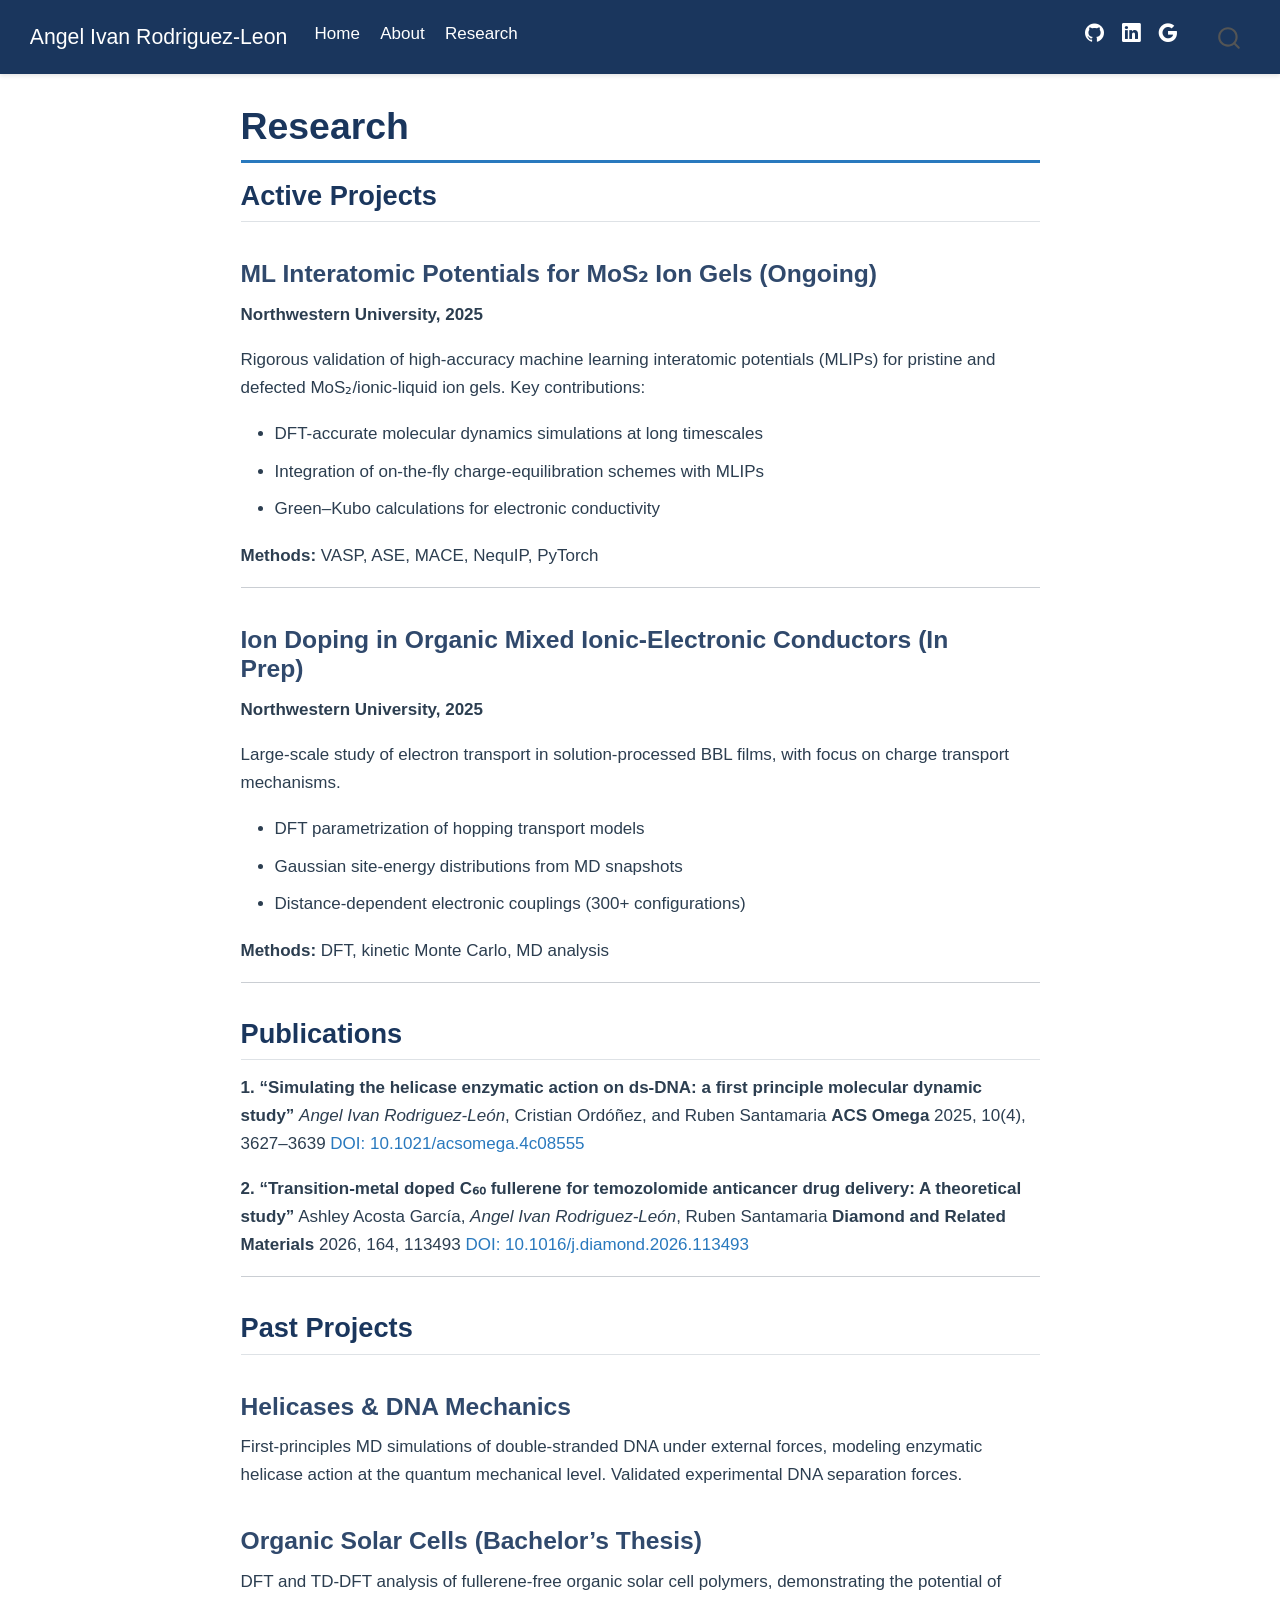
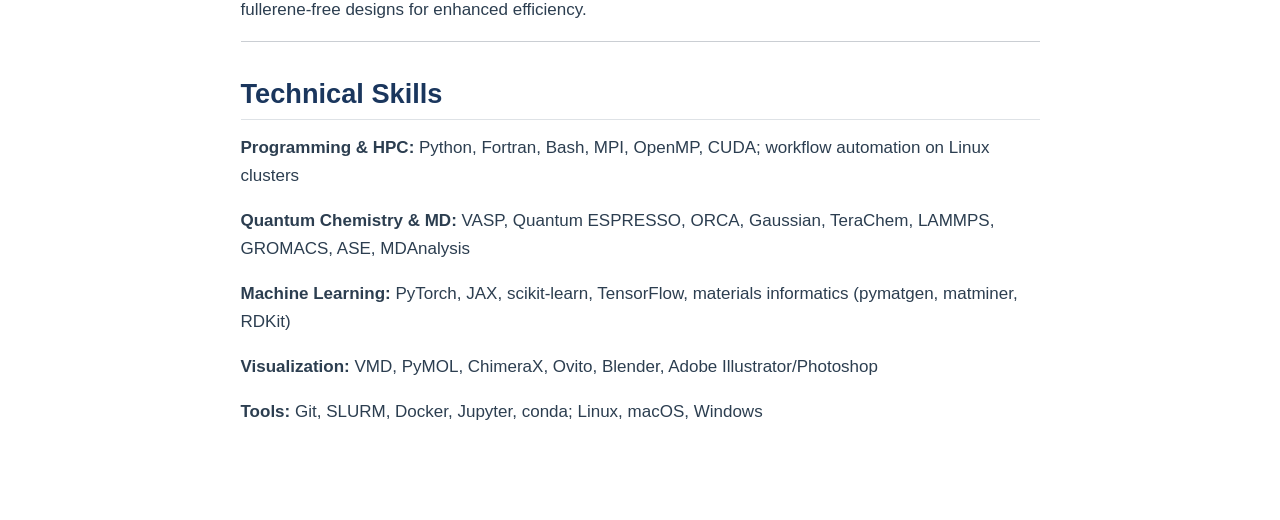
<file: docs/projects.html>
<!DOCTYPE html>
<html xmlns="http://www.w3.org/1999/xhtml" lang="en" xml:lang="en"><head>

<meta charset="utf-8">
<meta name="generator" content="quarto-1.10.18">

<meta name="viewport" content="width=device-width, initial-scale=1.0, user-scalable=yes">


<title>Research – Angel Ivan Rodriguez-Leon</title>
<style>
/* Default styles provided by pandoc.
** See https://pandoc.org/MANUAL.html#variables-for-html for config info.
*/
span.smallcaps{font-variant: small-caps;}
div.columns{display: flex; gap: 1.5em;}
div.column{flex: auto;}
@media screen {
div.columns{gap: min(4vw, 1.5em);}
div.column{overflow-x: auto;}
}
div.hanging-indent{margin-left: 1.5em; text-indent: -1.5em;}
ul.task-list{list-style: none;}
ul.task-list li input[type="checkbox"] {
  width: 0.8em;
  margin: 0 0.8em 0.2em -1em; /* quarto-specific, see https://github.com/quarto-dev/quarto-cli/issues/4556 */ 
  vertical-align: middle;
}
</style>


<script src="site_libs/quarto-nav/quarto-nav.js"></script>
<script src="site_libs/quarto-nav/headroom.min.js"></script>
<script src="site_libs/clipboard/clipboard.min.js"></script>
<script src="site_libs/quarto-search/autocomplete.umd.js"></script>
<script src="site_libs/quarto-search/fuse.min.js"></script>
<script src="site_libs/quarto-search/quarto-search.js"></script>
<meta name="quarto:offset" content="./">
<script src="site_libs/quarto-html/quarto.js" type="module"></script>
<script src="site_libs/quarto-html/tabsets/tabsets.js" type="module"></script>
<script src="site_libs/quarto-html/popper.min.js"></script>
<script src="site_libs/quarto-html/tippy.umd.min.js"></script>
<script src="site_libs/quarto-html/anchor.min.js"></script>
<link href="site_libs/quarto-html/tippy.css" rel="stylesheet">
<link href="site_libs/quarto-html/quarto-syntax-highlighting-64a204ab8560d761af7679ceaba22944.css" rel="stylesheet" id="quarto-text-highlighting-styles">
<script src="site_libs/bootstrap/bootstrap.min.js"></script>
<link href="site_libs/bootstrap/bootstrap-icons.css" rel="stylesheet">
<link href="site_libs/bootstrap/bootstrap-445b8638c3d06994fee0907d791121c4.min.css" rel="stylesheet" append-hash="true" id="quarto-bootstrap" data-mode="light">
<script id="quarto-search-options" type="application/json">{
  "location": "navbar",
  "copy-button": false,
  "collapse-after": 3,
  "panel-placement": "end",
  "type": "overlay",
  "limit": 50,
  "keyboard-shortcut": [
    "f",
    "/",
    "s"
  ],
  "show-item-context": false,
  "language": {
    "search-no-results-text": "No results",
    "search-matching-documents-text": "matching documents",
    "search-copy-link-title": "Copy link to search",
    "search-hide-matches-text": "Hide additional matches",
    "search-more-match-text": "more match in this document",
    "search-more-matches-text": "more matches in this document",
    "search-clear-button-title": "Clear",
    "search-text-placeholder": "",
    "search-detached-cancel-button-title": "Cancel",
    "search-submit-button-title": "Submit",
    "search-label": "Search"
  }
}</script>


<link rel="stylesheet" href="assets/style.css">
</head>

<body class="nav-fixed fullcontent quarto-light">

<div id="quarto-search-results"></div>
  <header id="quarto-header" class="headroom fixed-top">
    <nav class="navbar navbar-expand-lg " data-bs-theme="dark">
      <div class="navbar-container container-fluid">
      <div class="navbar-brand-container mx-auto">
    <a class="navbar-brand" href="./index.html">
    <span class="navbar-title">Angel Ivan Rodriguez-Leon</span>
    </a>
  </div>
            <div id="quarto-search" class="" title="Search"></div>
          <button class="navbar-toggler" type="button" data-bs-toggle="collapse" data-bs-target="#navbarCollapse" aria-controls="navbarCollapse" role="menu" aria-expanded="false" aria-label="Toggle navigation" onclick="if (window.quartoToggleHeadroom) { window.quartoToggleHeadroom(); }">
  <span class="navbar-toggler-icon"></span>
</button>
          <div class="collapse navbar-collapse" id="navbarCollapse">
            <ul class="navbar-nav navbar-nav-scroll me-auto">
  <li class="nav-item">
    <a class="nav-link" href="./index.html"> 
<span class="menu-text">Home</span></a>
  </li>  
  <li class="nav-item">
    <a class="nav-link" href="./about.html"> 
<span class="menu-text">About</span></a>
  </li>  
  <li class="nav-item">
    <a class="nav-link active" href="./projects.html" aria-current="page"> 
<span class="menu-text">Research</span></a>
  </li>  
</ul>
            <ul class="navbar-nav navbar-nav-scroll ms-auto">
  <li class="nav-item compact">
    <a class="nav-link" href="https://github.com/AIvanLeon"> <i class="bi bi-github" role="img">
</i> 
<span class="menu-text"></span></a>
  </li>  
  <li class="nav-item compact">
    <a class="nav-link" href="https://www.linkedin.com/in/i-leon"> <i class="bi bi-linkedin" role="img">
</i> 
<span class="menu-text"></span></a>
  </li>  
  <li class="nav-item compact">
    <a class="nav-link" href="https://scholar.google.com/citations?user=CCLgP_0AAAAJ&amp;hl=en"> <i class="bi bi-google" role="img">
</i> 
<span class="menu-text"></span></a>
  </li>  
  <li class="nav-item compact">
    <a class="nav-link" href="https://orcid.org/0009-0001-0630-9370"> <i class="bi bi-orcid" role="img">
</i> 
<span class="menu-text"></span></a>
  </li>  
</ul>
          </div> <!-- /navcollapse -->
            <div class="quarto-navbar-tools">
</div>
      </div> <!-- /container-fluid -->
    </nav>
</header>
<!-- content -->
<div id="quarto-content" class="quarto-container page-columns page-rows-contents page-layout-article page-navbar">
<!-- sidebar -->
<!-- margin-sidebar -->
    
<!-- main -->
<main class="content" id="quarto-document-content">

<header id="title-block-header" class="quarto-title-block default">
<div class="quarto-title">
<h1 class="title">Research</h1>
</div>



<div class="quarto-title-meta">

    
  
    
  </div>
  


</header>


<section id="active-projects" class="level2">
<h2 class="anchored" data-anchor-id="active-projects">Active Projects</h2>
<section id="ml-interatomic-potentials-for-mos₂-ion-gels-ongoing" class="level3">
<h3 class="anchored" data-anchor-id="ml-interatomic-potentials-for-mos₂-ion-gels-ongoing">ML Interatomic Potentials for MoS₂ Ion Gels (Ongoing)</h3>
<p><strong>Northwestern University, 2025</strong></p>
<p>Rigorous validation of high-accuracy machine learning interatomic potentials (MLIPs) for pristine and defected MoS₂/ionic-liquid ion gels. Key contributions:</p>
<ul>
<li>DFT-accurate molecular dynamics simulations at long timescales</li>
<li>Integration of on-the-fly charge-equilibration schemes with MLIPs</li>
<li>Green–Kubo calculations for electronic conductivity</li>
</ul>
<p><strong>Methods:</strong> VASP, ASE, MACE, NequIP, PyTorch</p>
<hr>
</section>
<section id="ion-doping-in-organic-mixed-ionic-electronic-conductors-in-prep" class="level3">
<h3 class="anchored" data-anchor-id="ion-doping-in-organic-mixed-ionic-electronic-conductors-in-prep">Ion Doping in Organic Mixed Ionic-Electronic Conductors (In Prep)</h3>
<p><strong>Northwestern University, 2025</strong></p>
<p>Large-scale study of electron transport in solution-processed BBL films, with focus on charge transport mechanisms.</p>
<ul>
<li>DFT parametrization of hopping transport models</li>
<li>Gaussian site-energy distributions from MD snapshots</li>
<li>Distance-dependent electronic couplings (300+ configurations)</li>
</ul>
<p><strong>Methods:</strong> DFT, kinetic Monte Carlo, MD analysis</p>
<hr>
</section>
</section>
<section id="publications" class="level2">
<h2 class="anchored" data-anchor-id="publications">Publications</h2>
<p><strong>1. “Simulating the helicase enzymatic action on ds-DNA: a first principle molecular dynamic study”</strong> <em>Angel Ivan Rodriguez-León</em>, Cristian Ordóñez, and Ruben Santamaria <strong>ACS Omega</strong> 2025, 10(4), 3627–3639 <a href="https://doi.org/10.1021/acsomega.4c08555">DOI: 10.1021/acsomega.4c08555</a></p>
<p><strong>2. “Transition-metal doped C₆₀ fullerene for temozolomide anticancer drug delivery: A theoretical study”</strong> Ashley Acosta García, <em>Angel Ivan Rodriguez-León</em>, Ruben Santamaria <strong>Diamond and Related Materials</strong> 2026, 164, 113493 <a href="https://doi.org/10.1016/j.diamond.2026.113493">DOI: 10.1016/j.diamond.2026.113493</a></p>
<hr>
</section>
<section id="past-projects" class="level2">
<h2 class="anchored" data-anchor-id="past-projects">Past Projects</h2>
<section id="helicases-dna-mechanics" class="level3">
<h3 class="anchored" data-anchor-id="helicases-dna-mechanics">Helicases &amp; DNA Mechanics</h3>
<p>First-principles MD simulations of double-stranded DNA under external forces, modeling enzymatic helicase action at the quantum mechanical level. Validated experimental DNA separation forces.</p>
</section>
<section id="organic-solar-cells-bachelors-thesis" class="level3">
<h3 class="anchored" data-anchor-id="organic-solar-cells-bachelors-thesis">Organic Solar Cells (Bachelor’s Thesis)</h3>
<p>DFT and TD-DFT analysis of fullerene-free organic solar cell polymers, demonstrating the potential of fullerene-free designs for enhanced efficiency.</p>
<hr>
</section>
</section>
<section id="technical-skills" class="level2">
<h2 class="anchored" data-anchor-id="technical-skills">Technical Skills</h2>
<p><strong>Programming &amp; HPC:</strong> Python, Fortran, Bash, MPI, OpenMP, CUDA; workflow automation on Linux clusters</p>
<p><strong>Quantum Chemistry &amp; MD:</strong> VASP, Quantum ESPRESSO, ORCA, Gaussian, TeraChem, LAMMPS, GROMACS, ASE, MDAnalysis</p>
<p><strong>Machine Learning:</strong> PyTorch, JAX, scikit-learn, TensorFlow, materials informatics (pymatgen, matminer, RDKit)</p>
<p><strong>Visualization:</strong> VMD, PyMOL, ChimeraX, Ovito, Blender, Adobe Illustrator/Photoshop</p>
<p><strong>Tools:</strong> Git, SLURM, Docker, Jupyter, conda; Linux, macOS, Windows</p>


</section>

</main> <!-- /main -->
<script id="quarto-html-after-body" type="application/javascript">
  window.document.addEventListener("DOMContentLoaded", function (event) {
    const icon = "";
    const anchorJS = new window.AnchorJS();
    anchorJS.options = {
      placement: 'right',
      icon: icon
    };
    anchorJS.add('.anchored');
    const isCodeAnnotation = (el) => {
      for (const clz of el.classList) {
        if (clz.startsWith('code-annotation-')) {                     
          return true;
        }
      }
      return false;
    }
    const onCopySuccess = function(e) {
      // button target
      const button = e.trigger;
      // don't keep focus
      button.blur();
      // flash "checked"
      button.classList.add('code-copy-button-checked');
      var currentTitle = button.getAttribute("title");
      button.setAttribute("title", "Copied!");
      let tooltip;
      if (window.bootstrap) {
        button.setAttribute("data-bs-toggle", "tooltip");
        button.setAttribute("data-bs-placement", "left");
        button.setAttribute("data-bs-title", "Copied!");
        tooltip = new bootstrap.Tooltip(button, 
          { trigger: "manual", 
            customClass: "code-copy-button-tooltip",
            offset: [0, -8]});
        tooltip.show();    
      }
      setTimeout(function() {
        if (tooltip) {
          tooltip.hide();
          button.removeAttribute("data-bs-title");
          button.removeAttribute("data-bs-toggle");
          button.removeAttribute("data-bs-placement");
        }
        button.setAttribute("title", currentTitle);
        button.classList.remove('code-copy-button-checked');
      }, 1000);
      // clear code selection
      e.clearSelection();
    }
    const getTextToCopy = function(trigger) {
      const outerScaffold = trigger.parentElement.cloneNode(true);
      const codeEl = outerScaffold.querySelector('code');
      for (const childEl of codeEl.children) {
        if (isCodeAnnotation(childEl)) {
          childEl.remove();
        }
      }
      return codeEl.innerText;
    }
    const clipboard = new window.ClipboardJS('.code-copy-button:not([data-in-quarto-modal])', {
      text: getTextToCopy
    });
    clipboard.on('success', onCopySuccess);
    if (window.document.getElementById('quarto-embedded-source-code-modal')) {
      const clipboardModal = new window.ClipboardJS('.code-copy-button[data-in-quarto-modal]', {
        text: getTextToCopy,
        container: window.document.getElementById('quarto-embedded-source-code-modal')
      });
      clipboardModal.on('success', onCopySuccess);
    }
      var localhostRegex = new RegExp(/^(?:http|https):\/\/localhost\:?[0-9]*\//);
      var mailtoRegex = new RegExp(/^mailto:/);
        var filterRegex = new RegExp('/' + window.location.host + '/');
      var isInternal = (href) => {
          return filterRegex.test(href) || localhostRegex.test(href) || mailtoRegex.test(href);
      }
      // Inspect non-navigation links and adorn them if external
     var links = window.document.querySelectorAll('a[href]:not(.nav-link):not(.navbar-brand):not(.toc-action):not(.sidebar-link):not(.sidebar-item-toggle):not(.pagination-link):not(.no-external):not([aria-hidden]):not(.dropdown-item):not(.quarto-navigation-tool):not(.about-link)');
      for (var i=0; i<links.length; i++) {
        const link = links[i];
        if (!isInternal(link.href)) {
          // undo the damage that might have been done by quarto-nav.js in the case of
          // links that we want to consider external
          if (link.dataset.originalHref !== undefined) {
            link.href = link.dataset.originalHref;
          }
        }
      }
    function tippyHover(el, contentFn, onTriggerFn, onUntriggerFn) {
      const config = {
        allowHTML: true,
        maxWidth: 500,
        delay: 100,
        arrow: false,
        appendTo: function(el) {
            return el.parentElement;
        },
        interactive: true,
        interactiveBorder: 10,
        theme: 'quarto',
        placement: 'bottom-start',
      };
      if (contentFn) {
        config.content = contentFn;
      }
      if (onTriggerFn) {
        config.onTrigger = onTriggerFn;
      }
      if (onUntriggerFn) {
        config.onUntrigger = onUntriggerFn;
      }
      window.tippy(el, config); 
    }
    const noterefs = window.document.querySelectorAll('a[role="doc-noteref"]');
    for (var i=0; i<noterefs.length; i++) {
      const ref = noterefs[i];
      tippyHover(ref, function() {
        // use id or data attribute instead here
        let href = ref.getAttribute('data-footnote-href') || ref.getAttribute('href');
        try { href = new URL(href).hash; } catch {}
        const id = href.replace(/^#\/?/, "");
        const note = window.document.getElementById(id);
        if (note) {
          return note.innerHTML;
        } else {
          return "";
        }
      });
    }
    const xrefs = window.document.querySelectorAll('a.quarto-xref');
    const processXRef = (id, note) => {
      // Strip column container classes
      const stripColumnClz = (el) => {
        el.classList.remove("page-full", "page-columns");
        if (el.children) {
          for (const child of el.children) {
            stripColumnClz(child);
          }
        }
      }
      stripColumnClz(note)
      if (id === null || id.startsWith('sec-')) {
        // Special case sections, only their first couple elements
        const container = document.createElement("div");
        if (note.children && note.children.length > 2) {
          container.appendChild(note.children[0].cloneNode(true));
          for (let i = 1; i < note.children.length; i++) {
            const child = note.children[i];
            if (child.tagName === "P" && child.innerText === "") {
              continue;
            } else {
              container.appendChild(child.cloneNode(true));
              break;
            }
          }
          if (window.Quarto?.typesetMath) {
            window.Quarto.typesetMath(container);
          }
          return container.innerHTML
        } else {
          if (window.Quarto?.typesetMath) {
            window.Quarto.typesetMath(note);
          }
          return note.innerHTML;
        }
      } else {
        // Remove any anchor links if they are present
        const anchorLink = note.querySelector('a.anchorjs-link');
        if (anchorLink) {
          anchorLink.remove();
        }
        if (window.Quarto?.typesetMath) {
          window.Quarto.typesetMath(note);
        }
        if (note.classList.contains("callout")) {
          return note.outerHTML;
        } else {
          return note.innerHTML;
        }
      }
    }
    for (var i=0; i<xrefs.length; i++) {
      const xref = xrefs[i];
      tippyHover(xref, undefined, function(instance) {
        instance.disable();
        let url = xref.getAttribute('href');
        let hash = undefined; 
        if (url.startsWith('#')) {
          hash = url;
        } else {
          try { hash = new URL(url).hash; } catch {}
        }
        if (hash) {
          const id = hash.replace(/^#\/?/, "");
          const note = window.document.getElementById(id);
          if (note !== null) {
            try {
              const html = processXRef(id, note.cloneNode(true));
              instance.setContent(html);
            } finally {
              instance.enable();
              instance.show();
            }
          } else {
            // See if we can fetch this
            fetch(url.split('#')[0])
            .then(res => res.text())
            .then(html => {
              const parser = new DOMParser();
              const htmlDoc = parser.parseFromString(html, "text/html");
              const note = htmlDoc.getElementById(id);
              if (note !== null) {
                const html = processXRef(id, note);
                instance.setContent(html);
              } 
            }).finally(() => {
              instance.enable();
              instance.show();
            });
          }
        } else {
          // See if we can fetch a full url (with no hash to target)
          // This is a special case and we should probably do some content thinning / targeting
          fetch(url)
          .then(res => res.text())
          .then(html => {
            const parser = new DOMParser();
            const htmlDoc = parser.parseFromString(html, "text/html");
            const note = htmlDoc.querySelector('main.content');
            if (note !== null) {
              // This should only happen for chapter cross references
              // (since there is no id in the URL)
              // remove the first header
              if (note.children.length > 0 && note.children[0].tagName === "HEADER") {
                note.children[0].remove();
              }
              const html = processXRef(null, note);
              instance.setContent(html);
            } 
          }).finally(() => {
            instance.enable();
            instance.show();
          });
        }
      }, function(instance) {
      });
    }
        let selectedAnnoteEl;
        const selectorForAnnotation = ( cell, annotation) => {
          let cellAttr = 'data-code-cell="' + cell + '"';
          let lineAttr = 'data-code-annotation="' +  annotation + '"';
          const selector = 'span[' + cellAttr + '][' + lineAttr + ']';
          return selector;
        }
        const selectCodeLines = (annoteEl) => {
          const doc = window.document;
          const targetCell = annoteEl.getAttribute("data-target-cell");
          const targetAnnotation = annoteEl.getAttribute("data-target-annotation");
          const annoteSpan = window.document.querySelector(selectorForAnnotation(targetCell, targetAnnotation));
          const lines = annoteSpan.getAttribute("data-code-lines").split(",");
          const lineIds = lines.map((line) => {
            return targetCell + "-" + line;
          })
          let top = null;
          let height = null;
          let parent = null;
          if (lineIds.length > 0) {
              //compute the position of the single el (top and bottom and make a div)
              const el = window.document.getElementById(lineIds[0]);
              top = el.offsetTop;
              height = el.offsetHeight;
              parent = el.parentElement.parentElement;
            if (lineIds.length > 1) {
              const lastEl = window.document.getElementById(lineIds[lineIds.length - 1]);
              const bottom = lastEl.offsetTop + lastEl.offsetHeight;
              height = bottom - top;
            }
            if (top !== null && height !== null && parent !== null) {
              // cook up a div (if necessary) and position it 
              let div = window.document.getElementById("code-annotation-line-highlight");
              if (div === null) {
                div = window.document.createElement("div");
                div.setAttribute("id", "code-annotation-line-highlight");
                div.style.position = 'absolute';
                parent.appendChild(div);
              }
              div.style.top = top - 2 + "px";
              div.style.height = height + 4 + "px";
              div.style.left = 0;
              let gutterDiv = window.document.getElementById("code-annotation-line-highlight-gutter");
              if (gutterDiv === null) {
                gutterDiv = window.document.createElement("div");
                gutterDiv.setAttribute("id", "code-annotation-line-highlight-gutter");
                gutterDiv.style.position = 'absolute';
                const codeCell = window.document.getElementById(targetCell);
                const gutter = codeCell.querySelector('.code-annotation-gutter');
                gutter.appendChild(gutterDiv);
              }
              gutterDiv.style.top = top - 2 + "px";
              gutterDiv.style.height = height + 4 + "px";
            }
            selectedAnnoteEl = annoteEl;
          }
        };
        const unselectCodeLines = () => {
          const elementsIds = ["code-annotation-line-highlight", "code-annotation-line-highlight-gutter"];
          elementsIds.forEach((elId) => {
            const div = window.document.getElementById(elId);
            if (div) {
              div.remove();
            }
          });
          selectedAnnoteEl = undefined;
        };
          // Handle positioning of the toggle
      window.addEventListener(
        "resize",
        throttle(() => {
          elRect = undefined;
          if (selectedAnnoteEl) {
            selectCodeLines(selectedAnnoteEl);
          }
        }, 10)
      );
      function throttle(fn, ms) {
      let throttle = false;
      let timer;
        return (...args) => {
          if(!throttle) { // first call gets through
              fn.apply(this, args);
              throttle = true;
          } else { // all the others get throttled
              if(timer) clearTimeout(timer); // cancel #2
              timer = setTimeout(() => {
                fn.apply(this, args);
                timer = throttle = false;
              }, ms);
          }
        };
      }
        // Attach click handler to the DT
        const annoteDls = window.document.querySelectorAll('dt[data-target-cell]');
        for (const annoteDlNode of annoteDls) {
          annoteDlNode.addEventListener('click', (event) => {
            const clickedEl = event.target;
            if (clickedEl !== selectedAnnoteEl) {
              unselectCodeLines();
              const activeEl = window.document.querySelector('dt[data-target-cell].code-annotation-active');
              if (activeEl) {
                activeEl.classList.remove('code-annotation-active');
              }
              selectCodeLines(clickedEl);
              clickedEl.classList.add('code-annotation-active');
            } else {
              // Unselect the line
              unselectCodeLines();
              clickedEl.classList.remove('code-annotation-active');
            }
          });
        }
    const findCites = (el) => {
      const parentEl = el.parentElement;
      if (parentEl) {
        const cites = parentEl.dataset.cites;
        if (cites) {
          return {
            el,
            cites: cites.split(' ')
          };
        } else {
          return findCites(el.parentElement)
        }
      } else {
        return undefined;
      }
    };
    var bibliorefs = window.document.querySelectorAll('a[role="doc-biblioref"]');
    for (var i=0; i<bibliorefs.length; i++) {
      const ref = bibliorefs[i];
      const citeInfo = findCites(ref);
      if (citeInfo) {
        tippyHover(citeInfo.el, function() {
          var popup = window.document.createElement('div');
          citeInfo.cites.forEach(function(cite) {
            var citeDiv = window.document.createElement('div');
            citeDiv.classList.add('hanging-indent');
            citeDiv.classList.add('csl-entry');
            var biblioDiv = window.document.getElementById('ref-' + cite);
            if (biblioDiv) {
              citeDiv.innerHTML = biblioDiv.innerHTML;
            }
            popup.appendChild(citeDiv);
          });
          return popup.innerHTML;
        });
      }
    }
  });
  </script>
</div> <!-- /content -->




</body></html>
</file>
<file: docs/site_libs/quarto-html/tippy.css>
.tippy-box[data-animation=fade][data-state=hidden]{opacity:0}[data-tippy-root]{max-width:calc(100vw - 10px)}.tippy-box{position:relative;background-color:#333;color:#fff;border-radius:4px;font-size:14px;line-height:1.4;white-space:normal;outline:0;transition-property:transform,visibility,opacity}.tippy-box[data-placement^=top]>.tippy-arrow{bottom:0}.tippy-box[data-placement^=top]>.tippy-arrow:before{bottom:-7px;left:0;border-width:8px 8px 0;border-top-color:initial;transform-origin:center top}.tippy-box[data-placement^=bottom]>.tippy-arrow{top:0}.tippy-box[data-placement^=bottom]>.tippy-arrow:before{top:-7px;left:0;border-width:0 8px 8px;border-bottom-color:initial;transform-origin:center bottom}.tippy-box[data-placement^=left]>.tippy-arrow{right:0}.tippy-box[data-placement^=left]>.tippy-arrow:before{border-width:8px 0 8px 8px;border-left-color:initial;right:-7px;transform-origin:center left}.tippy-box[data-placement^=right]>.tippy-arrow{left:0}.tippy-box[data-placement^=right]>.tippy-arrow:before{left:-7px;border-width:8px 8px 8px 0;border-right-color:initial;transform-origin:center right}.tippy-box[data-inertia][data-state=visible]{transition-timing-function:cubic-bezier(.54,1.5,.38,1.11)}.tippy-arrow{width:16px;height:16px;color:#333}.tippy-arrow:before{content:"";position:absolute;border-color:transparent;border-style:solid}.tippy-content{position:relative;padding:5px 9px;z-index:1}
</file>
<file: docs/site_libs/quarto-html/quarto-syntax-highlighting-64a204ab8560d761af7679ceaba22944.css>
/* quarto syntax highlight colors */
:root {
  --quarto-hl-ot-color: #003B4F;
  --quarto-hl-at-color: #657422;
  --quarto-hl-ss-color: #20794D;
  --quarto-hl-an-color: #5E5E5E;
  --quarto-hl-fu-color: #4758AB;
  --quarto-hl-st-color: #20794D;
  --quarto-hl-cf-color: #003B4F;
  --quarto-hl-op-color: #5E5E5E;
  --quarto-hl-er-color: #AD0000;
  --quarto-hl-bn-color: #AD0000;
  --quarto-hl-al-color: #AD0000;
  --quarto-hl-va-color: #111111;
  --quarto-hl-bu-color: inherit;
  --quarto-hl-ex-color: inherit;
  --quarto-hl-pp-color: #AD0000;
  --quarto-hl-in-color: #5E5E5E;
  --quarto-hl-vs-color: #20794D;
  --quarto-hl-wa-color: #5E5E5E;
  --quarto-hl-do-color: #5E5E5E;
  --quarto-hl-im-color: #00769E;
  --quarto-hl-ch-color: #20794D;
  --quarto-hl-dt-color: #AD0000;
  --quarto-hl-fl-color: #AD0000;
  --quarto-hl-co-color: #5E5E5E;
  --quarto-hl-cv-color: #5E5E5E;
  --quarto-hl-cn-color: #8f5902;
  --quarto-hl-sc-color: #5E5E5E;
  --quarto-hl-dv-color: #AD0000;
  --quarto-hl-kw-color: #003B4F;
}

/* other quarto variables */
:root {
  --quarto-font-monospace: SFMono-Regular, Menlo, Monaco, Consolas, "Liberation Mono", "Courier New", monospace;
}

/* syntax highlight based on Pandoc's rules */
pre > code.sourceCode > span {
  color: #003B4F;
}

code.sourceCode > span {
  color: #003B4F;
}

div.sourceCode,
div.sourceCode pre.sourceCode {
  color: #003B4F;
}

/* Normal */
code span {
  color: #003B4F;
}

/* Alert */
code span.al {
  color: #AD0000;
  font-style: inherit;
}

/* Annotation */
code span.an {
  color: #5E5E5E;
  font-style: inherit;
}

/* Attribute */
code span.at {
  color: #657422;
  font-style: inherit;
}

/* BaseN */
code span.bn {
  color: #AD0000;
  font-style: inherit;
}

/* BuiltIn */
code span.bu {
  font-style: inherit;
}

/* ControlFlow */
code span.cf {
  color: #003B4F;
  font-weight: bold;
  font-style: inherit;
}

/* Char */
code span.ch {
  color: #20794D;
  font-style: inherit;
}

/* Constant */
code span.cn {
  color: #8f5902;
  font-style: inherit;
}

/* Comment */
code span.co {
  color: #5E5E5E;
  font-style: inherit;
}

/* CommentVar */
code span.cv {
  color: #5E5E5E;
  font-style: italic;
}

/* Documentation */
code span.do {
  color: #5E5E5E;
  font-style: italic;
}

/* DataType */
code span.dt {
  color: #AD0000;
  font-style: inherit;
}

/* DecVal */
code span.dv {
  color: #AD0000;
  font-style: inherit;
}

/* Error */
code span.er {
  color: #AD0000;
  font-style: inherit;
}

/* Extension */
code span.ex {
  font-style: inherit;
}

/* Float */
code span.fl {
  color: #AD0000;
  font-style: inherit;
}

/* Function */
code span.fu {
  color: #4758AB;
  font-style: inherit;
}

/* Import */
code span.im {
  color: #00769E;
  font-style: inherit;
}

/* Information */
code span.in {
  color: #5E5E5E;
  font-style: inherit;
}

/* Keyword */
code span.kw {
  color: #003B4F;
  font-weight: bold;
  font-style: inherit;
}

/* Operator */
code span.op {
  color: #5E5E5E;
  font-style: inherit;
}

/* Other */
code span.ot {
  color: #003B4F;
  font-style: inherit;
}

/* Preprocessor */
code span.pp {
  color: #AD0000;
  font-style: inherit;
}

/* SpecialChar */
code span.sc {
  color: #5E5E5E;
  font-style: inherit;
}

/* SpecialString */
code span.ss {
  color: #20794D;
  font-style: inherit;
}

/* String */
code span.st {
  color: #20794D;
  font-style: inherit;
}

/* Variable */
code span.va {
  color: #111111;
  font-style: inherit;
}

/* VerbatimString */
code span.vs {
  color: #20794D;
  font-style: inherit;
}

/* Warning */
code span.wa {
  color: #5E5E5E;
  font-style: italic;
}

.prevent-inlining {
  content: "</";
}

/*# sourceMappingURL=9d8d5bb603a83b8298b89080a598c93b.css.map */
</file>
<file: docs/assets/style.css>
/* Academic website styling */

:root {
  --primary-color: #1a365d;
  --secondary-color: #2c5aa0;
  --accent-color: #2979be;
  --text-color: #2c3e50;
  --light-bg: #f8f9fa;
  --border-color: #e0e0e0;
}

html {
  scroll-behavior: smooth;
}

body {
  font-family: 'Segoe UI', Roboto, -apple-system, BlinkMacSystemFont, 'Helvetica Neue', sans-serif;
  line-height: 1.65;
  color: var(--text-color);
  background-color: #fff;
}

/* Headings */
h1, h2, h3 {
  color: var(--primary-color);
  font-weight: 600;
  margin-top: 1.5em;
  margin-bottom: 0.5em;
}

h1 {
  border-bottom: 3px solid var(--accent-color);
  padding-bottom: 0.3em;
  font-size: 2.2em;
}

h2 {
  font-size: 1.6em;
  margin-top: 1.3em;
}

/* Links */
a {
  color: var(--accent-color);
  text-decoration: none;
  transition: color 0.2s;
}

a:hover {
  color: var(--secondary-color);
  text-decoration: underline;
}

/* Code blocks */
pre {
  background-color: var(--light-bg);
  border-left: 4px solid var(--accent-color);
  padding: 1em;
  overflow-x: auto;
}

code {
  background-color: #f0f0f0;
  padding: 0.2em 0.4em;
  border-radius: 3px;
  font-size: 0.95em;
}

pre code {
  background-color: transparent;
  padding: 0;
}

/* Definition lists for education/experience */
dt {
  font-weight: 600;
  color: var(--primary-color);
  margin-top: 1em;
}

dd {
  margin-left: 0;
  margin-bottom: 0.5em;
  line-height: 1.6;
}

/* Navbar styling */
.navbar {
  background-color: var(--primary-color) !important;
  box-shadow: 0 2px 4px rgba(0,0,0,0.1);
}

.navbar a {
  color: white !important;
  font-weight: 500;
}

.navbar a:hover {
  color: var(--accent-color) !important;
}

/* General content spacing */
main {
  max-width: 900px;
}

/* Lists */
ul, ol {
  line-height: 1.8;
}

li {
  margin-bottom: 0.4em;
}

/* Blockquotes */
blockquote {
  border-left: 4px solid var(--accent-color);
  padding-left: 1em;
  margin-left: 0;
  color: #555;
  font-style: italic;
}

/* Tables */
table {
  border-collapse: collapse;
  width: 100%;
  margin: 1em 0;
}

th {
  background-color: var(--light-bg);
  color: var(--primary-color);
  padding: 0.75em;
  text-align: left;
  font-weight: 600;
  border-bottom: 2px solid var(--border-color);
}

td {
  padding: 0.75em;
  border-bottom: 1px solid var(--border-color);
}

/* Digital ID row — QR code + social links, right under the name */
.id-card {
  display: flex;
  align-items: center;
  gap: 1em;
  margin: 0.5em 0 1.5em;
  flex-wrap: wrap;
}

.id-qr {
  width: 90px;
  height: 90px;
  border-radius: 6px;
  border: 1px solid var(--border-color);
}

.id-card p {
  margin: 0;
  font-size: 0.95em;
}

/* Responsive */
@media (max-width: 768px) {
  h1 {
    font-size: 1.8em;
  }

  h2 {
    font-size: 1.3em;
  }
}
</file>
